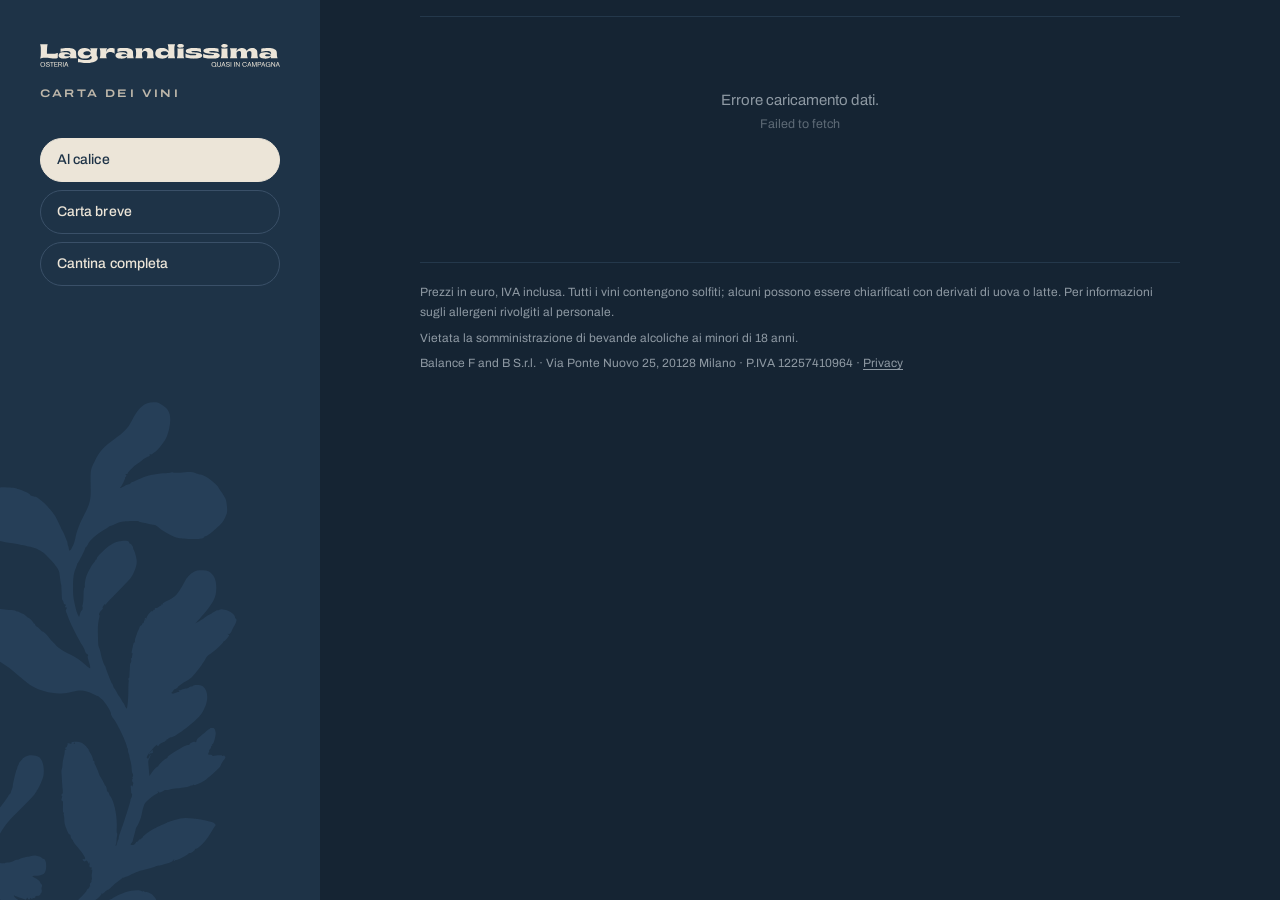
<file: index.html>
<!DOCTYPE html>
<html lang="it">
<head>
<meta charset="UTF-8">
<meta name="viewport" content="width=device-width,initial-scale=1.0">
<title>Carta dei Vini — Lagrandissima</title>
<meta name="description" content="La carta dei vini di Osteria Lagrandissima: al calice, carta breve e cantina completa.">
<meta name="theme-color" content="#1e3347">
<meta name="color-scheme" content="dark">
<link rel="icon" type="image/png" href="icon.png">
<link rel="apple-touch-icon" href="icon.png">
<meta property="og:type" content="website">
<meta property="og:title" content="Carta dei Vini — Lagrandissima">
<meta property="og:description" content="Al calice, carta breve e cantina completa.">
<meta property="og:url" content="https://lagrandissimaosteria.github.io/carta-/">
<meta property="og:image" content="https://lagrandissimaosteria.github.io/carta-/og.jpg">
<meta property="og:image:width" content="1200">
<meta property="og:image:height" content="630">
<meta name="twitter:card" content="summary_large_image">
<link rel="preload" as="font" type="font/woff2" href="fonts/archivo-latin-wdth-normal.woff2" crossorigin>
<link rel="stylesheet" href="fonts.css">
<style>
/* ════════════════════════════════════════════════════════════════
   LAGRANDISSIMA — sistema visivo della carta
   Due colori, come il logo: blu Lagrandissima e carta crema.
   · fondo blu = si consulta (lista, filtri) — pensato per sale in penombra
   · fondo crema = si legge da vicino o si porge (scheda vino, selezione)
   Un solo carattere, Archivo, usato su più larghezze: la versione
   espansa richiama il logotipo, quella normale porta la lettura.
   ════════════════════════════════════════════════════════════════ */
:root{
  color-scheme:dark;
  --blu:#1e3347;        /* blu del marchio: pannelli e comandi */
  --notte:#152433;      /* fondo di lettura */
  --alga:#263f58;       /* alga ritagliata, tono su tono */
  --carta:#ECE5D8;      /* crema del logo: testo principale */
  --carta-2:#BFB8AB;    /* testo secondario */
  --carta-3:#8E99A3;    /* note, conteggi */
  --filo:#24384b;       /* linee sottili */
  --filo-2:#3a5068;     /* bordi dei comandi */
  --inchiostro:#1e3347; /* testo su carta */
  --inch-2:#4f5f6e;
  --inch-filo:#d6ccba;
  --fresco:#9cc6de;

  --f:'Archivo','Helvetica Neue',Arial,sans-serif;
  --gut:20px;
  --r-sheet:16px;
  --pill-h:36px;
  --ease:cubic-bezier(.2,.7,.2,1);
}
*{box-sizing:border-box;margin:0;padding:0}
html{-webkit-text-size-adjust:100%}
body{
  background:var(--notte);color:var(--carta);
  font-family:var(--f);font-size:15px;line-height:1.5;
  font-feature-settings:"kern","tnum" 0;
  -webkit-font-smoothing:antialiased;-moz-osx-font-smoothing:grayscale;
  overflow-x:hidden;
}
a{color:inherit;text-decoration:none}
button,select,input{font:inherit;color:inherit}
button{cursor:pointer;border:0;background:none}
:focus-visible{outline:2px solid var(--carta);outline-offset:2px}
.sr-only{position:absolute;width:1px;height:1px;overflow:hidden;clip:rect(0 0 0 0);white-space:nowrap}

/* L'alga del marchio, ritagliata: un'unica forma, colore dal contesto */
.alga{
  display:block;aspect-ratio:594/1081;background:currentColor;
  -webkit-mask:url(alga.svg) center/contain no-repeat;mask:url(alga.svg) center/contain no-repeat;
  pointer-events:none;
}

/* ── COMANDI: una sola famiglia a pillola ───────────────────────── */
.pill,.chip,.sort-select,.fresco-toggle,.btn-reset-all,.drawer-apply button,.sel-cta,.sel-go,.sel-clear,.btn-view,.filter-fab{
  display:inline-flex;align-items:center;justify-content:center;gap:8px;
  height:var(--pill-h);padding:0 16px;
  border:1px solid var(--filo-2);border-radius:999px;background:transparent;color:var(--carta-2);
  font-family:var(--f);font-size:13px;font-weight:500;letter-spacing:.005em;line-height:1;
  white-space:nowrap;cursor:pointer;
  transition:background-color .15s,color .15s,border-color .15s;
}
.pill:hover,.chip:hover,.sort-select:hover,.fresco-toggle:hover,.btn-reset-all:hover,.btn-view:hover{border-color:var(--carta-3);color:var(--carta)}
.chip.on,.fresco-toggle.active,.btn-view.active{background:var(--carta);border-color:var(--carta);color:var(--notte)}

/* ════════════════════════════════════════════════════════════════
   LISTA
   ════════════════════════════════════════════════════════════════ */
.main-content{padding:0 var(--gut) 120px}

/* Ricerca */
.search-bar-wrap{display:none;position:sticky;top:var(--stick-top,0px);z-index:31;margin:0 calc(-1*var(--gut));padding:16px var(--gut) 4px;background:var(--notte)}
.search-bar-wrap.visible{display:block}
.search-bar-inner{position:relative}
.search-input.pill{
  width:100%;height:44px;padding:0 44px;justify-content:flex-start;
  font-size:15px;font-weight:400;color:var(--carta);background:var(--blu);border-color:var(--filo-2);
  background-image:url("data:image/svg+xml,%3Csvg xmlns='http://www.w3.org/2000/svg' width='16' height='16' viewBox='0 0 20 20' fill='none'%3E%3Ccircle cx='8.5' cy='8.5' r='5.5' stroke='%238E99A3' stroke-width='1.6'/%3E%3Cpath d='M13 13L17 17' stroke='%238E99A3' stroke-width='1.6' stroke-linecap='round'/%3E%3C/svg%3E");
  background-repeat:no-repeat;background-position:17px center;
  outline:none;-webkit-appearance:none;appearance:none;cursor:text;
}
.search-input.pill::-webkit-search-cancel-button{display:none}
.search-input.pill:focus{border-color:var(--carta-3)}
.search-input.pill::placeholder{color:var(--carta-3)}
.search-clear{position:absolute;right:6px;top:50%;transform:translateY(-50%);width:34px;height:34px;border-radius:50%;font-size:20px;line-height:1;color:var(--carta-3);display:none;align-items:center;justify-content:center}
.search-clear.show{display:flex}
.search-clear:hover{color:var(--carta)}

/* Indice tipologie (sticky) */
.chipnav{
  position:sticky;top:calc(var(--stick-top,0px) + var(--search-h,0px));z-index:30;
  display:flex;flex-wrap:wrap;gap:8px;
  margin:0 calc(-1*var(--gut));padding:16px var(--gut) 12px;
  background:var(--notte);
}
.chipnav:empty{display:none}
.chip i{display:none}
.chip b{font-weight:400;color:var(--carta-3);font-variant-numeric:tabular-nums}
.chip.on b{color:var(--inch-2)}

/* Strumenti: ordina · in fresco · conteggio */
.tools{display:flex;align-items:center;gap:8px;padding:0 0 16px;border-bottom:1px solid var(--filo)}
.sort-bar{display:flex;align-items:center;gap:8px;flex:1;min-width:0}
.sort-select{
  -webkit-appearance:none;appearance:none;outline:none;padding:0 34px 0 16px;background:var(--notte);
  background-image:url("data:image/svg+xml,%3Csvg xmlns='http://www.w3.org/2000/svg' width='10' height='6' viewBox='0 0 10 6'%3E%3Cpath d='M1 1l4 4 4-4' stroke='%23BFB8AB' stroke-width='1.4' fill='none' stroke-linecap='round'/%3E%3C/svg%3E");
  background-repeat:no-repeat;background-position:right 14px center;
}
.sort-select option{background:var(--blu);color:var(--carta)}
.fresco-toggle{margin-left:auto;color:var(--fresco)}
.fresco-toggle .w-fresco{color:inherit}
.fresco-toggle.active{background:var(--fresco);border-color:var(--fresco);color:var(--notte)}
.results-count{font-size:12px;color:var(--carta-3);white-space:nowrap;font-variant-numeric:tabular-nums}

/* Gerarchia: tipologia → paese → regione → produttore → referenze */
#wine-list .sezione{padding-top:8px;scroll-margin-top:calc(var(--stick-top,0px) + var(--search-h,0px) + var(--nav-h,0px) - 8px)}
#wine-list .sezione+.sezione{margin-top:40px}
#wine-list .sezione-titolo{
  display:flex;align-items:baseline;justify-content:space-between;gap:16px;
  font-size:40px;font-weight:800;font-stretch:125%;letter-spacing:-.015em;line-height:1;
  color:var(--carta);padding:36px 0 14px;
}
.sez-n{font-size:12px;font-weight:400;font-stretch:100%;letter-spacing:0;color:var(--carta-3);font-variant-numeric:tabular-nums;white-space:nowrap}
.sez-n::after{content:" etichette"}

.grp-l1{
  position:sticky;top:calc(var(--stick-top,0px) + var(--search-h,0px) + var(--nav-h,0px));z-index:20;
  padding:11px 0 10px;
  background:var(--notte);border-top:1px solid var(--filo-2);border-bottom:1px solid var(--filo);
  font-size:11.5px;font-weight:650;font-stretch:125%;letter-spacing:.16em;text-transform:uppercase;color:var(--carta-2);
}
.grp-l2{font-size:16px;font-weight:600;color:var(--carta);padding:26px 0 2px}
.paese-blk>.reg-blk:first-of-type>.grp-l2{padding-top:20px}

.prod{margin:16px 0 0}
.prod-h{display:flex;align-items:baseline;gap:10px;flex-wrap:wrap;padding-bottom:2px}
.prod-n{font-size:11.5px;font-weight:600;font-stretch:112%;letter-spacing:.09em;text-transform:uppercase;color:var(--carta-2)}
.prod-z{font-size:13px;color:var(--carta-3)}

.ref{display:flex;align-items:center;gap:14px;min-height:56px;padding:8px 0;cursor:pointer;-webkit-tap-highlight-color:transparent}
.ref+.ref{border-top:1px solid var(--filo)}
.ref-main{flex:1;min-width:0}
.ref-nome{font-size:17px;font-weight:420;line-height:1.3;color:var(--carta);transition:color .15s}
.ref:hover .ref-nome{color:#fff}
.w-annata{font-size:14px;font-weight:400;color:var(--carta-3);font-variant-numeric:tabular-nums;white-space:nowrap}
.w-formato{margin-left:4px;font-size:11px;font-weight:600;font-stretch:112%;letter-spacing:.08em;text-transform:uppercase;color:var(--carta-2);white-space:nowrap}
.ref-meta{font-size:13px;color:var(--carta-3);margin-top:3px;line-height:1.4}
.ref-meta i{font-style:normal}
.w-sep{opacity:.6}
.ref-price{flex-shrink:0;min-width:70px;display:flex;flex-direction:column;align-items:flex-end;gap:2px;text-align:right}
.w-price{font-size:17px;font-weight:500;font-variant-numeric:tabular-nums;color:var(--carta);white-space:nowrap}
.w-price-na{font-size:13px;font-weight:400;color:var(--carta-3)}
.ref-calice{font-size:12px;color:var(--carta-3);white-space:nowrap;font-variant-numeric:tabular-nums}

/* Segni: in fresco, novità */
.w-fresco{display:inline-flex;vertical-align:-.12em;margin-left:7px;color:var(--fresco)}
.w-fresco svg{width:.95em;height:.95em}
.w-novita{
  display:inline-block;margin-left:8px;padding:3px 8px 2px;vertical-align:.12em;
  border-radius:999px;background:var(--carta);color:var(--notte);
  font-size:10px;font-weight:650;font-stretch:112%;letter-spacing:.08em;text-transform:uppercase;line-height:1.2;white-space:nowrap;
}
.fresco-legenda{display:flex;align-items:center;justify-content:center;gap:8px;margin-top:40px;padding-top:20px;border-top:1px solid var(--filo);font-size:13px;color:var(--carta-3)}
.fresco-legenda .w-fresco{margin:0}

/* Aggiungi alla selezione */
.sel-btn{
  position:relative;flex-shrink:0;width:36px;height:36px;border-radius:50%;
  border:1px solid var(--filo-2);color:var(--carta-2);
  transition:background-color .15s,border-color .15s,color .15s;
}
.sel-btn::before,.sel-btn::after{content:"";position:absolute;left:50%;top:50%;background:currentColor;border-radius:1px}
.sel-btn::before{width:13px;height:1.5px;transform:translate(-50%,-50%)}
.sel-btn::after{width:1.5px;height:13px;transform:translate(-50%,-50%)}
.sel-btn:hover{border-color:var(--carta-2);color:var(--carta)}
.sel-btn[aria-pressed="true"]{background:var(--carta);border-color:var(--carta);color:var(--notte)}
.sel-btn[aria-pressed="true"]::before{width:6px;height:1.8px;transform:translate(-90%,40%) rotate(45deg)}
.sel-btn[aria-pressed="true"]::after{width:1.8px;height:12px;transform:translate(60%,-55%) rotate(40deg)}

.vuoto{padding:72px 0;text-align:center;color:var(--carta-3);font-size:15px}

.legal-note{margin-top:56px;padding-top:20px;border-top:1px solid var(--filo);font-size:12px;line-height:1.65;color:var(--carta-3)}
.legal-note p+p{margin-top:6px}
.legal-note a{text-decoration:underline;text-underline-offset:2px}
.legal-note a:hover{color:var(--carta)}

/* ════════════════════════════════════════════════════════════════
   FILTRI — barra laterale (desktop) e cassetto (mobile), stesso stile
   ════════════════════════════════════════════════════════════════ */
.sb-acc-wrap{border-bottom:1px solid var(--filo-2)}
.sb-acc-head{display:flex;justify-content:space-between;align-items:center;min-height:48px;cursor:pointer;user-select:none}
.sb-acc-title{font-size:14px;font-weight:500;color:var(--carta)}
.sb-acc-arrow{position:relative;width:11px;height:11px;font-size:0;color:var(--carta-3)}
.sb-acc-arrow::before,.sb-acc-arrow::after{content:"";position:absolute;left:0;top:5px;width:11px;height:1.5px;background:currentColor;transition:transform .2s var(--ease)}
.sb-acc-arrow::after{transform:rotate(90deg)}
.sb-acc-wrap.open .sb-acc-arrow::after{transform:rotate(0)}
.sb-acc-body{max-height:0;overflow:hidden;transition:max-height .3s var(--ease)}
.sb-acc-wrap.open .sb-acc-body{max-height:320px;overflow-y:auto;padding-bottom:10px}
.sb-filter-list{list-style:none}
.sb-filter-item{position:relative;padding:7px 0 7px 16px;font-size:14px;color:var(--carta-2);cursor:pointer;transition:color .1s}
.sb-filter-item:hover{color:var(--carta)}
.sb-filter-item.active{color:var(--carta);font-weight:600}
.sb-filter-item.active::before{content:"";position:absolute;left:2px;top:50%;width:6px;height:6px;margin-top:-3px;border-radius:50%;background:var(--carta)}
.dual-range-wrap{position:relative;height:32px;margin:4px 8px 0}
.dual-range-track,.dual-range-fill{position:absolute;top:50%;height:2px;transform:translateY(-50%)}
.dual-range-track{left:0;right:0;background:var(--filo-2)}
.dual-range-fill{background:var(--carta-2)}
.dual-range-wrap input[type=range]{position:absolute;width:100%;top:50%;transform:translateY(-50%);-webkit-appearance:none;appearance:none;background:transparent;pointer-events:none;height:24px;margin:0}
.dual-range-wrap input[type=range]::-webkit-slider-thumb{-webkit-appearance:none;width:18px;height:18px;border-radius:50%;background:var(--carta);border:0;pointer-events:auto;cursor:pointer}
.dual-range-wrap input[type=range]::-moz-range-thumb{width:18px;height:18px;border-radius:50%;background:var(--carta);border:0;pointer-events:auto;cursor:pointer}
.price-row{display:flex;justify-content:space-between;padding:6px 0 0;font-size:13px;color:var(--carta-2);font-variant-numeric:tabular-nums}
.sb-sec{padding:16px 0 4px}

/* ════════════════════════════════════════════════════════════════
   SCHEDA VINO — su carta crema
   ════════════════════════════════════════════════════════════════ */
.modal-overlay{display:none;position:fixed;inset:0;z-index:200;background:rgba(9,16,24,.72);align-items:center;justify-content:center;padding:24px}
.modal-overlay.show{display:flex}
.modal-card{
  position:relative;width:100%;max-width:520px;max-height:88vh;overflow-y:auto;
  background:var(--carta);color:var(--inchiostro);border-radius:var(--r-sheet);
  animation:sheetIn .26s var(--ease);
}
@keyframes sheetIn{from{opacity:0;transform:translateY(12px)}to{opacity:1;transform:none}}
.modal-hero-div{position:relative;padding:28px 64px 20px 28px}
.modal-hero-div .alga{position:absolute;right:22px;top:20px;height:64px;color:var(--inchiostro)}
.modal-cat{font-size:11px;font-weight:650;font-stretch:125%;letter-spacing:.16em;text-transform:uppercase;color:var(--inch-2);margin-bottom:10px}
.modal-nome{font-size:28px;font-weight:750;font-stretch:118%;letter-spacing:-.01em;line-height:1.1}
.modal-annata{margin-top:8px;font-size:15px;color:var(--inch-2);font-variant-numeric:tabular-nums}
.modal-close{
  position:absolute;top:10px;right:10px;z-index:2;width:44px;height:44px;border-radius:50%;
  display:none;align-items:center;justify-content:center;color:var(--inchiostro);font-size:24px;line-height:1;
}
.modal-close:hover{background:rgba(30,51,71,.08)}
.modal-prezzo{display:flex;flex-wrap:wrap;align-items:center;gap:12px 28px;margin:0 28px;padding:16px 0;border-top:1px solid var(--inch-filo);border-bottom:1px solid var(--inch-filo)}
.modal-p-item{display:flex;flex-direction:column;gap:2px}
.modal-p-lbl{font-size:12px;color:var(--inch-2)}
.modal-p-val{font-size:24px;font-weight:550;letter-spacing:-.01em;font-variant-numeric:tabular-nums}
.sel-cta{margin-left:auto;height:42px;border-color:var(--inchiostro);color:var(--inchiostro)}
.sel-cta:hover{background:rgba(30,51,71,.06)}
.sel-cta[aria-pressed="true"]{background:var(--inchiostro);border-color:var(--inchiostro);color:var(--carta)}
.modal-body{padding:18px 28px 24px}
.modal-row{display:grid;grid-template-columns:96px 1fr;gap:12px;padding:5px 0;font-size:15px}
.modal-lbl{font-size:13px;color:var(--inch-2);padding-top:1px}
.modal-val{color:var(--inchiostro)}
.modal-note{margin:0 28px 28px;padding-top:16px;border-top:1px solid var(--inch-filo)}
.modal-note-lbl{font-size:13px;color:var(--inch-2);margin-bottom:4px}
.modal-note-txt{font-size:16px;line-height:1.55}
.modal-novita{margin-left:6px;vertical-align:.1em;background:var(--inchiostro);color:var(--carta)}

/* ════════════════════════════════════════════════════════════════
   SELEZIONE — elenco personale e versione "da mostrare al personale"
   ════════════════════════════════════════════════════════════════ */
.sel-fab{
  display:none;position:fixed;bottom:calc(20px + env(safe-area-inset-bottom));right:16px;z-index:91;
  height:48px;padding:0 6px 0 20px;border-radius:999px;
  background:var(--carta);color:var(--notte);align-items:center;gap:12px;
  font-size:14px;font-weight:600;
  box-shadow:0 8px 24px rgba(5,10,16,.45);
}
.sel-fab .sel-n{background:var(--notte);color:var(--carta);border-radius:999px;min-width:36px;height:36px;padding:0 6px;display:inline-flex;align-items:center;justify-content:center;font-size:14px;font-variant-numeric:tabular-nums}
body.has-sel .sel-fab{display:flex}
.sel-fab.bump{animation:selBump .3s var(--ease)}
@keyframes selBump{40%{transform:scale(1.05)}}

.sel-overlay{display:none;position:fixed;inset:0;z-index:210;background:rgba(9,16,24,.72);align-items:center;justify-content:center;padding:24px}
.sel-overlay.show{display:flex}
.sel-card{width:100%;max-width:480px;max-height:88vh;overflow-y:auto;background:var(--carta);color:var(--inchiostro);border-radius:var(--r-sheet);animation:sheetIn .26s var(--ease)}
.sel-hdr{display:flex;justify-content:space-between;align-items:center;padding:20px 12px 12px 24px}
.sel-hdr span{font-size:20px;font-weight:750;font-stretch:118%}
.sel-x,.sel-rm{width:44px;height:44px;border-radius:50%;font-size:24px;line-height:1;color:var(--inch-2);display:flex;align-items:center;justify-content:center;flex-shrink:0}
.sel-x:hover,.sel-rm:hover{background:rgba(30,51,71,.08);color:var(--inchiostro)}
.sel-list{list-style:none;padding:0 24px}
.sel-it{display:flex;align-items:center;gap:12px;padding:12px 0;border-top:1px solid var(--inch-filo)}
.sel-it-main{flex:1;min-width:0;display:flex;flex-direction:column;gap:2px}
.sel-it-prod{font-size:11.5px;font-weight:600;font-stretch:112%;letter-spacing:.09em;text-transform:uppercase;color:var(--inch-2)}
.sel-it-nome{font-size:17px;line-height:1.3}
.sel-it-nome em{font-style:normal;font-size:14px;color:var(--inch-2)}
.sel-it-nome .w-novita{background:var(--inchiostro);color:var(--carta)}
.sel-it-p{font-size:17px;font-weight:550;font-variant-numeric:tabular-nums;white-space:nowrap}
.sel-tot{display:flex;justify-content:space-between;align-items:baseline;margin:0 24px;padding:14px 0;border-top:1px solid var(--inchiostro);font-size:14px;color:var(--inch-2);font-variant-numeric:tabular-nums}
.sel-tot span:last-child{font-size:19px;font-weight:650;color:var(--inchiostro)}
.sel-acts{display:flex;gap:10px;padding:4px 24px 24px}
.sel-go,.sel-clear{height:48px;font-size:14px}
.sel-go{flex:1;background:var(--inchiostro);border-color:var(--inchiostro);color:var(--carta)}
.sel-go:hover{background:#2a4560}
.sel-clear{border-color:var(--inch-filo);color:var(--inch-2)}
.sel-clear:hover{border-color:var(--inch-2);color:var(--inchiostro)}
/* Da mostrare al personale: a tutto schermo, corpo grande */
.sel-overlay.sel-show{padding:0;background:var(--carta)}
.sel-show .sel-card{max-width:none;max-height:none;height:100%;border-radius:0;animation:none;padding:env(safe-area-inset-top) 0 env(safe-area-inset-bottom)}
.sel-show .sel-hdr{max-width:760px;margin:0 auto;padding:28px 16px 16px 24px}
.sel-show .sel-hdr span{font-size:30px}
.sel-show .sel-list{max-width:760px;margin:0 auto}
.sel-show .sel-it{padding:20px 0}
.sel-show .sel-it-prod{font-size:14px}
.sel-show .sel-it-nome{font-size:26px;font-weight:500}
.sel-show .sel-it-nome em{font-size:20px}
.sel-show .sel-it-p{font-size:24px}

/* ════════════════════════════════════════════════════════════════
   CASSETTO FILTRI (mobile)
   ════════════════════════════════════════════════════════════════ */
.drawer-overlay{position:fixed;inset:0;z-index:100;background:rgba(9,16,24,.6);opacity:0;pointer-events:none;transition:opacity .25s}
.drawer-overlay.show{opacity:1;pointer-events:auto}
.filter-drawer{
  position:fixed;left:0;right:0;bottom:0;z-index:101;
  max-height:82vh;overflow-y:auto;overscroll-behavior:contain;-webkit-overflow-scrolling:touch;
  background:var(--blu);border-radius:var(--r-sheet) var(--r-sheet) 0 0;
  padding:0 var(--gut) env(safe-area-inset-bottom);
  transform:translateY(100%);transition:transform .32s var(--ease);
}
.filter-drawer.open{transform:none}
.drawer-handle{width:36px;height:4px;border-radius:2px;background:var(--filo-2);margin:10px auto 0}
.drawer-hdr{display:flex;justify-content:space-between;align-items:center;padding:8px 0 8px;border-bottom:1px solid var(--filo-2)}
.drawer-hdr span{font-size:20px;font-weight:750;font-stretch:118%}
.drawer-hdr button{width:44px;height:44px;margin-right:-10px;font-size:24px;line-height:1;color:var(--carta-2)}
.drawer-body{padding:12px 0 24px}
.drawer-fresco{width:100%;height:44px;margin:4px 0 8px}
.drawer-apply{position:sticky;bottom:0;padding:12px 0 16px;background:var(--blu)}
.drawer-apply button{width:100%;height:48px;font-size:14px;background:var(--carta);border-color:var(--carta);color:var(--notte)}
.filter-fab{
  display:none;position:fixed;bottom:calc(20px + env(safe-area-inset-bottom));left:16px;z-index:90;
  height:48px;padding:0 20px;background:var(--blu);border-color:var(--filo-2);color:var(--carta);font-size:14px;
  box-shadow:0 8px 24px rgba(5,10,16,.45);
}
.fab-badge{display:none;min-width:22px;height:22px;padding:0 6px;border-radius:999px;background:var(--carta);color:var(--notte);font-size:12px;font-weight:650;align-items:center;justify-content:center;font-variant-numeric:tabular-nums}
.fab-badge.show{display:inline-flex}

/* ════════════════════════════════════════════════════════════════
   DESKTOP (≥1024px) — copertina a sinistra, carta a destra
   ════════════════════════════════════════════════════════════════ */
@media(min-width:1024px){
  :root{--gut:56px}
  html,body{height:100%;overflow:hidden}
  body{display:flex}
  .mobile-landing,.btn-back-mobile,.filter-fab,.drawer-overlay,.filter-drawer{display:none!important}

  .sidebar-col{
    position:relative;width:320px;flex-shrink:0;height:100vh;
    display:flex;flex-direction:column;overflow:hidden;
    background:var(--blu);
  }
  .sidebar-col>.alga{position:absolute;left:-70px;bottom:-60px;height:62vh;color:var(--alga);z-index:0}
  .sidebar-col>*:not(.alga){position:relative;z-index:1}
  .sidebar-brand{padding:44px 40px 0}
  .brand-logo{display:block;width:100%;height:auto}
  .brand-sub{margin-top:18px;font-size:11px;font-weight:600;font-stretch:125%;letter-spacing:.2em;text-transform:uppercase;color:var(--carta-2)}
  .nav-views{display:flex;flex-direction:column;gap:8px;padding:36px 40px 28px}
  .btn-view{width:100%;height:44px;justify-content:space-between;font-size:14px;color:var(--carta)}
  .btn-view.active{color:var(--blu)}
  .btn-view-sub{display:none}
  .sidebar-filters{flex:1;min-height:0;display:none;flex-direction:column;border-top:1px solid var(--filo-2)}
  .sidebar-filters.visible{display:flex}
  #sidebar-inner{flex:1;overflow-y:auto;padding:4px 40px 96px;scrollbar-width:thin;scrollbar-color:var(--filo-2) transparent}

  .wine-col{flex:1;min-width:0;height:100vh;overflow-y:auto;background:var(--notte)}
  .page-wrap{max-width:calc(760px + 2*var(--gut));margin:0 auto}
  .search-bar-wrap{padding-top:28px}
  .chipnav{padding-top:20px}
  body:not(.view-cantina) .chipnav{padding-top:36px}
  #wine-list .sezione-titolo{font-size:48px}

  .sel-fab{left:40px;right:auto;bottom:28px;width:240px;justify-content:space-between;box-shadow:none}
}

/* ════════════════════════════════════════════════════════════════
   MOBILE (≤1023px)
   ════════════════════════════════════════════════════════════════ */
@media(max-width:1023px){
  body>.sidebar-col{display:none}

  /* Copertina: blocco centrato, l'alga dietro. Se lo schermo è basso si scorre, mai tagliato. */
  .mobile-landing{
    position:fixed;top:0;left:0;right:0;height:100vh;height:100dvh;z-index:50;
    overflow-x:hidden;overflow-y:auto;-webkit-overflow-scrolling:touch;
    display:flex;flex-direction:column;align-items:center;
    padding:32px var(--gut) calc(32px + env(safe-area-inset-bottom));
    background:var(--blu);
    transition:opacity .22s var(--ease),transform .22s var(--ease);
  }
  .mobile-landing>.alga{position:fixed;left:50%;top:50%;height:min(86vh,720px);transform:translate(-30%,-50%);color:var(--alga)}
  .mobile-landing>h1{margin-top:auto}
  .mobile-nav-btns{margin-bottom:auto}
  .mobile-landing>h1,.mobile-landing-sub,.mobile-nav-btns{width:100%;max-width:400px}
  .mobile-landing>*:not(.alga){position:relative}
  .mobile-landing.hidden{display:none!important}
  .mobile-landing.is-leaving{opacity:0;transform:translateY(-8px);pointer-events:none}
  .mobile-landing-logo{display:block;width:100%;height:auto}
  .mobile-landing-sub{text-align:center;margin:16px 0 32px;font-size:11px;font-weight:600;font-stretch:125%;letter-spacing:.2em;text-transform:uppercase;color:var(--carta-2)}
  .mobile-nav-btns{display:flex;flex-direction:column;gap:10px}
  .mobile-nav-btn{
    display:flex;align-items:center;justify-content:space-between;gap:16px;width:100%;
    min-height:72px;padding:12px 22px 12px 26px;text-align:left;
    border:1px solid var(--filo-2);border-radius:999px;background:var(--blu);
    transition:background-color .15s,border-color .15s;
  }
  .mobile-nav-btn:active{background:var(--alga);border-color:var(--carta-3)}
  .mnb-l{display:block;font-size:19px;font-weight:750;font-stretch:118%;line-height:1.15;color:var(--carta)}
  .mnb-s{display:block;margin-top:3px;font-size:13px;line-height:1.3;color:var(--carta-2)}
  .mnb-a{flex-shrink:0;width:9px;height:9px;border-top:1.6px solid var(--carta-2);border-right:1.6px solid var(--carta-2);transform:rotate(45deg)}

  .btn-back-mobile{
    display:flex!important;align-items:center;gap:12px;
    position:fixed;top:0;left:0;right:0;z-index:49;
    height:calc(52px + env(safe-area-inset-top));padding:env(safe-area-inset-top) var(--gut) 0;
    background:var(--blu);border-bottom:1px solid var(--filo-2);
    font-size:14px;font-weight:500;color:var(--carta);
  }
  .btn-back-mobile::before{content:"";width:9px;height:9px;border-bottom:1.6px solid currentColor;border-left:1.6px solid currentColor;transform:rotate(45deg);margin-left:2px}
  .btn-back-mobile .alga{height:30px;margin-left:auto;color:var(--carta-2)}

  .page-wrap{max-width:640px;margin:0 auto}
  body.mobile-list-view .wine-col{padding-top:calc(52px + env(safe-area-inset-top))}
  body.mobile-list-view .filter-fab{display:none}
  body.mobile-list-view.view-cantina .filter-fab{display:inline-flex}
  body:not(.mobile-list-view) .sel-fab{display:none!important}

  /* Cantina: resta fissa la ricerca; le tipologie scorrono via per lasciare spazio ai vini */
  body.view-cantina .chipnav{position:static}
  .search-bar-wrap{padding-top:12px;padding-bottom:8px}
  /* Tipologie in griglia: tutte visibili, niente scorrimento orizzontale */
  .chipnav{display:grid;grid-template-columns:repeat(3,minmax(0,1fr));gap:6px;padding:12px var(--gut) 10px}
  .chip{height:34px;padding:0 6px;gap:5px;font-size:13px;font-stretch:85%;min-width:0;overflow:hidden;text-overflow:ellipsis}
  .chip b{font-size:11.5px}
  .tools{padding-top:4px}
  .results-count{display:none}
  .fresco-toggle{padding:0 14px}

  #wine-list .sezione-titolo{font-size:34px;padding:28px 0 12px}
  .ref{gap:12px}
  .ref-nome{font-size:16.5px}
  .ref-price{min-width:60px}

  .modal-overlay,.sel-overlay{padding:0;align-items:flex-end}
  .modal-card,.sel-card{max-width:100%;max-height:92vh;border-radius:var(--r-sheet) var(--r-sheet) 0 0;padding-bottom:env(safe-area-inset-bottom)}
  .modal-hero-div{padding:24px 64px 18px 20px}
  .modal-hero-div .alga{display:none}
  .modal-close{display:flex}
  .modal-nome{font-size:24px}
  .modal-prezzo{margin:0 20px}
  .modal-body{padding:16px 20px 20px}
  .modal-note{margin:0 20px 24px}
  .sel-cta{margin-left:0;width:100%}
  .sel-hdr{padding-left:20px}
  .sel-list{padding:0 20px}
  .sel-tot{margin:0 20px}
  .sel-acts{padding:4px 20px 20px}
  .sel-show .sel-card{height:100%;max-height:none;border-radius:0}
}
@media(min-width:1024px){.modal-close{display:flex}.modal-hero-div{padding-right:120px}.modal-hero-div .alga{right:64px}}
@media(max-width:380px){.chip{font-size:12px}.chip b{display:none}}
@media(prefers-reduced-motion:reduce){*,*::before,*::after{animation:none!important;transition:none!important}}
</style>
</head>
<body>

<!-- ── COPERTINA MOBILE ── -->
<div class="mobile-landing" id="mobile-landing">
  <span class="alga" aria-hidden="true"></span>
  <h1><img class="mobile-landing-logo" src="logo.svg" alt="Osteria Lagrandissima — quasi in campagna" width="3124" height="304"></h1>
  <p class="mobile-landing-sub">Carta dei vini</p>
  <nav class="mobile-nav-btns" aria-label="Scegli la carta">
    <button class="mobile-nav-btn" onclick="setViewMobile('calice')">
      <span><span class="mnb-l">Al calice</span><span class="mnb-s">Vini disponibili a bicchiere</span></span><span class="mnb-a" aria-hidden="true"></span>
    </button>
    <button class="mobile-nav-btn" onclick="setViewMobile('mescita')">
      <span><span class="mnb-l">Carta breve</span><span class="mnb-s">Per bere bene senza pensarci troppo</span></span><span class="mnb-a" aria-hidden="true"></span>
    </button>
    <button class="mobile-nav-btn" onclick="setViewMobile('cantina')">
      <span><span class="mnb-l">Cantina completa</span><span class="mnb-s">Tutta la selezione, per scegliere con calma</span></span><span class="mnb-a" aria-hidden="true"></span>
    </button>
  </nav>
</div>

<button class="btn-back-mobile" id="btn-back-mobile" style="display:none" onclick="backToLanding()">Indietro<span class="alga" aria-hidden="true"></span></button>

<!-- ── COPERTINA DESKTOP ── -->
<aside class="sidebar-col">
  <span class="alga" aria-hidden="true"></span>
  <div class="sidebar-brand">
    <img class="brand-logo" src="logo.svg" alt="Osteria Lagrandissima — quasi in campagna" width="3124" height="304">
    <p class="brand-sub">Carta dei vini</p>
  </div>
  <nav class="nav-views" aria-label="Scegli la carta">
    <button class="btn-view active" data-view="calice" onclick="setView('calice')">Al calice</button>
    <button class="btn-view" data-view="mescita" onclick="setView('mescita')">Carta breve</button>
    <button class="btn-view" data-view="cantina" onclick="setView('cantina')">Cantina completa</button>
  </nav>
  <div class="sidebar-filters" id="sidebar-filters">
    <div id="sidebar-inner"></div>
  </div>
</aside>

<!-- ── CARTA ── -->
<main class="wine-col">
  <div class="page-wrap">
    <div class="main-content">
      <div class="search-bar-wrap" id="search-bar-wrap">
        <div class="search-bar-inner">
          <label class="sr-only" for="search-input">Cerca</label>
          <input class="search-input pill" id="search-input" type="search" spellcheck="false" autocomplete="off"
            placeholder="Vino, produttore, vitigno…" oninput="onSearch(this)">
          <button class="search-clear" id="search-clear" onclick="clearSearch()" aria-label="Cancella ricerca">×</button>
        </div>
      </div>
      <nav class="chipnav" id="chipnav" aria-label="Tipologie"></nav>
      <div class="tools">
        <div class="sort-bar" id="sort-bar-wrap"></div>
        <span class="results-count" id="results-count"></span>
      </div>
      <div id="wine-list" spellcheck="false"><div class="vuoto">Un momento, apriamo la cantina…</div></div>
      <footer class="legal-note">
        <p>Prezzi in euro, IVA inclusa. Tutti i vini contengono solfiti; alcuni possono essere chiarificati con derivati di uova o latte. Per informazioni sugli allergeni rivolgiti al personale.</p>
        <p>Vietata la somministrazione di bevande alcoliche ai minori di 18 anni.</p>
        <p>Balance F and B S.r.l. · Via Ponte Nuovo 25, 20128 Milano · P.IVA 12257410964 · <a href="privacy.html">Privacy</a></p>
      </footer>
    </div>
  </div>
</main>

<!-- Scheda vino -->
<div class="modal-overlay" id="modal" onclick="closeModal(event)">
  <div class="modal-card" id="modal-card" role="dialog" aria-modal="true" aria-labelledby="modal-nome">
    <button class="modal-close" onclick="closeModalDirect()" aria-label="Chiudi">×</button>
    <div class="modal-hero-div" id="modal-hero">
      <span class="alga" aria-hidden="true"></span>
      <div class="modal-cat" id="modal-cat"></div>
      <h2 class="modal-nome" id="modal-nome"></h2>
      <div class="modal-annata" id="modal-annata"></div>
    </div>
    <div class="modal-prezzo" id="modal-prezzo"></div>
    <div class="modal-body" id="modal-body"></div>
    <div class="modal-note" id="modal-note-wrap" style="display:none">
      <div class="modal-note-lbl">Nota del sommelier</div>
      <p class="modal-note-txt" id="modal-note-text"></p>
    </div>
  </div>
</div>

<!-- Cassetto filtri mobile -->
<div class="drawer-overlay" id="drawer-overlay" onclick="closeDrawer()"></div>
<div class="filter-drawer" id="filter-drawer" role="dialog" aria-modal="true" aria-label="Filtri">
  <div class="drawer-handle"></div>
  <div class="drawer-hdr"><span>Filtri</span><button onclick="closeDrawer()" aria-label="Chiudi">×</button></div>
  <div class="drawer-body" id="drawer-body"></div>
  <div class="drawer-apply"><button onclick="closeDrawer()">Mostra i vini</button></div>
</div>
<button class="filter-fab" id="filter-fab" onclick="openDrawer()">Filtri <span class="fab-badge" id="fab-badge">0</span></button>

<script src="vendor/supabase.js?v=2.117.3"></script>
<script src="carta.js?v=20261122q4"></script>
</body>
</html>
</file>
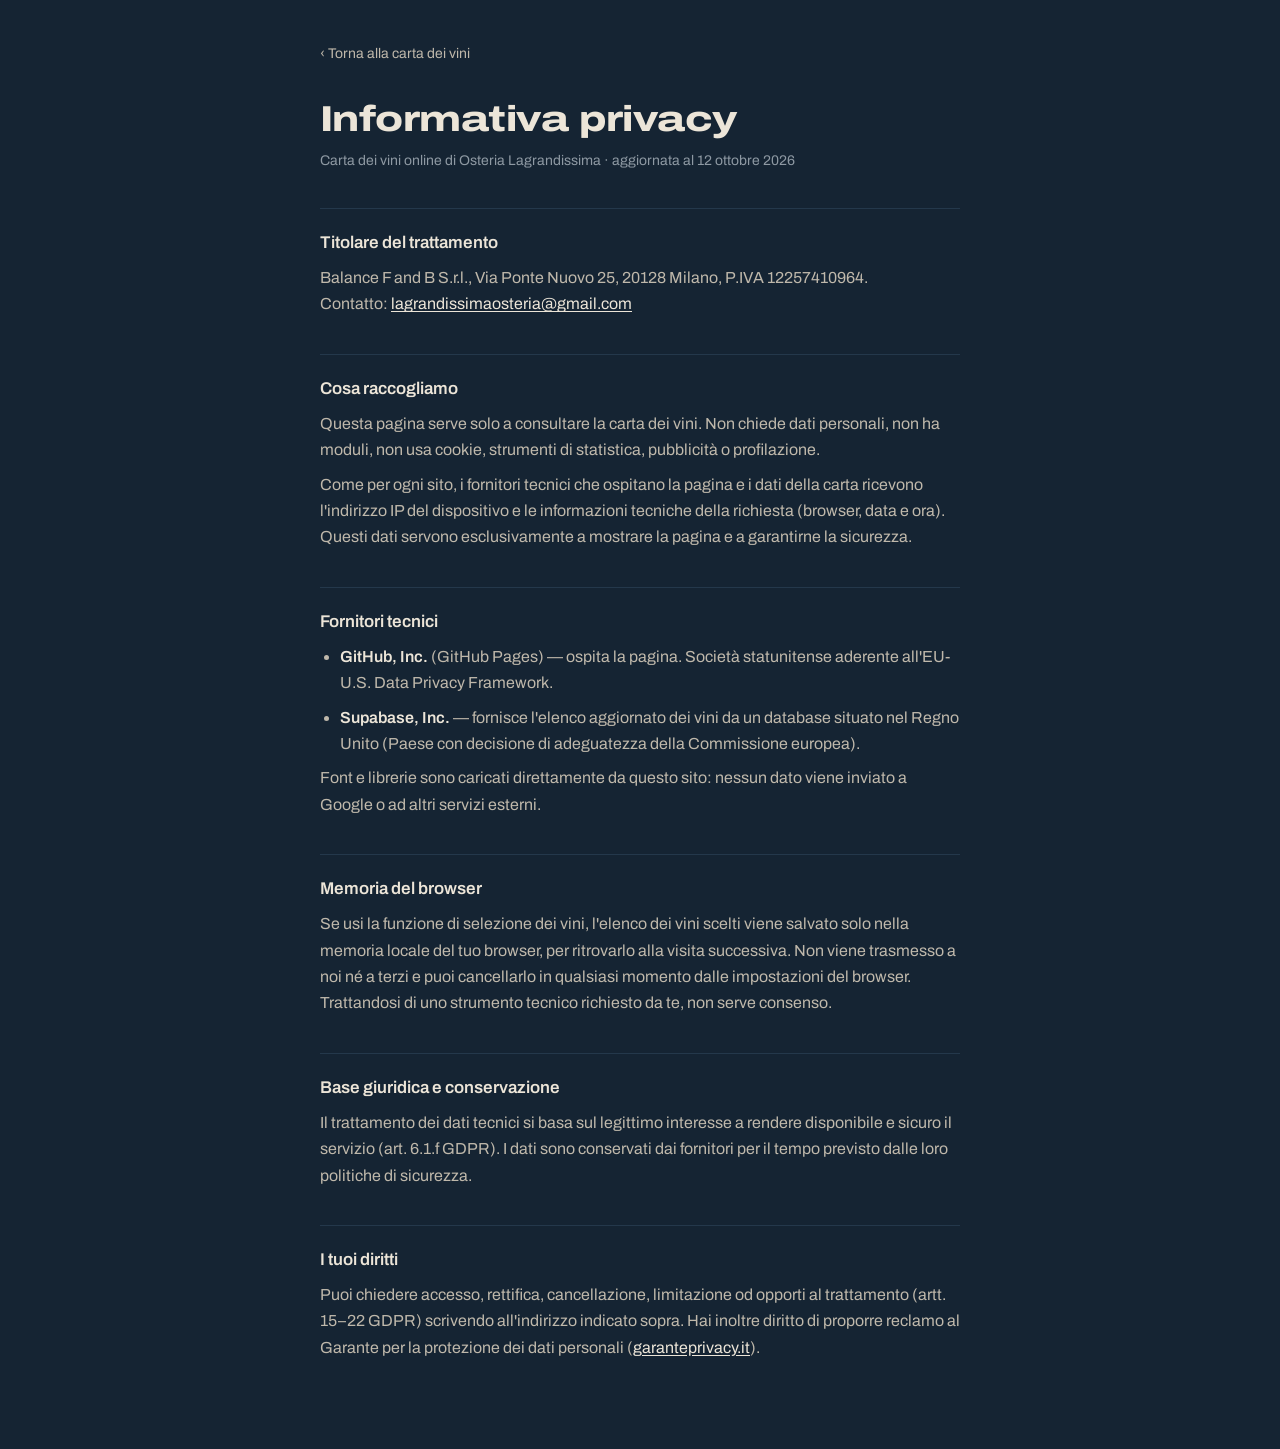
<file: privacy.html>
<!DOCTYPE html>
<html lang="it">
<head>
<meta charset="UTF-8">
<meta name="viewport" content="width=device-width,initial-scale=1.0">
<title>Privacy — Carta dei Vini Lagrandissima</title>
<meta name="robots" content="noindex">
<link rel="icon" type="image/png" href="icon.png">
<link rel="stylesheet" href="fonts.css">
<style>
:root{color-scheme:dark;--notte:#152433;--carta:#ECE5D8;--carta-2:#BFB8AB;--carta-3:#8E99A3;--filo:#24384b}
*{box-sizing:border-box;margin:0;padding:0}
body{background:var(--notte);color:var(--carta-2);font-family:'Archivo','Helvetica Neue',Arial,sans-serif;font-size:16px;line-height:1.65;-webkit-font-smoothing:antialiased}
main{max-width:680px;margin:0 auto;padding:40px 20px 80px}
h1{font-size:36px;font-weight:800;font-stretch:125%;letter-spacing:-.015em;line-height:1.05;color:var(--carta);margin-bottom:10px}
h2{font-size:17px;font-weight:600;color:var(--carta);margin:36px 0 8px;padding-top:20px;border-top:1px solid var(--filo)}
p,li{margin-bottom:8px}
ul{padding-left:20px}
strong{color:var(--carta);font-weight:600}
a{color:var(--carta);text-underline-offset:2px}
.meta{color:var(--carta-3);font-size:14px}
.back{display:inline-block;margin-bottom:36px;font-size:14px;color:var(--carta-2);text-decoration:none}
.back:hover{color:var(--carta)}
</style>
</head>
<body>
<main>
<a class="back" href="./">‹ Torna alla carta dei vini</a>
<h1>Informativa privacy</h1>
<p class="meta">Carta dei vini online di Osteria Lagrandissima · aggiornata al 12 ottobre 2026</p>

<h2>Titolare del trattamento</h2>
<p>Balance F and B S.r.l., Via Ponte Nuovo 25, 20128 Milano, P.IVA 12257410964.<br>
Contatto: <a href="mailto:lagrandissimaosteria@gmail.com">lagrandissimaosteria@gmail.com</a></p>

<h2>Cosa raccogliamo</h2>
<p>Questa pagina serve solo a consultare la carta dei vini. Non chiede dati personali, non ha moduli, non usa cookie, strumenti di statistica, pubblicità o profilazione.</p>
<p>Come per ogni sito, i fornitori tecnici che ospitano la pagina e i dati della carta ricevono l'indirizzo IP del dispositivo e le informazioni tecniche della richiesta (browser, data e ora). Questi dati servono esclusivamente a mostrare la pagina e a garantirne la sicurezza.</p>

<h2>Fornitori tecnici</h2>
<ul>
<li><strong>GitHub, Inc.</strong> (GitHub Pages) — ospita la pagina. Società statunitense aderente all'EU-U.S. Data Privacy Framework.</li>
<li><strong>Supabase, Inc.</strong> — fornisce l'elenco aggiornato dei vini da un database situato nel Regno Unito (Paese con decisione di adeguatezza della Commissione europea).</li>
</ul>
<p>Font e librerie sono caricati direttamente da questo sito: nessun dato viene inviato a Google o ad altri servizi esterni.</p>

<h2>Memoria del browser</h2>
<p>Se usi la funzione di selezione dei vini, l'elenco dei vini scelti viene salvato solo nella memoria locale del tuo browser, per ritrovarlo alla visita successiva. Non viene trasmesso a noi né a terzi e puoi cancellarlo in qualsiasi momento dalle impostazioni del browser. Trattandosi di uno strumento tecnico richiesto da te, non serve consenso.</p>

<h2>Base giuridica e conservazione</h2>
<p>Il trattamento dei dati tecnici si basa sul legittimo interesse a rendere disponibile e sicuro il servizio (art. 6.1.f GDPR). I dati sono conservati dai fornitori per il tempo previsto dalle loro politiche di sicurezza.</p>

<h2>I tuoi diritti</h2>
<p>Puoi chiedere accesso, rettifica, cancellazione, limitazione od opporti al trattamento (artt. 15–22 GDPR) scrivendo all'indirizzo indicato sopra. Hai inoltre diritto di proporre reclamo al Garante per la protezione dei dati personali (<a href="https://www.garanteprivacy.it" rel="noopener">garanteprivacy.it</a>).</p>
</main>
</body>
</html>
</file>
<file: fonts.css>
/* Archivo (variabile: peso 100–900, larghezza 62–125%) — SIL Open Font License, servito in locale */
@font-face{
  font-family:'Archivo';font-style:normal;font-display:swap;
  font-weight:100 900;font-stretch:62% 125%;
  src:url(fonts/archivo-latin-ext-wdth-normal.woff2) format('woff2-variations'),url(fonts/archivo-latin-ext-wdth-normal.woff2) format('woff2');
  unicode-range:U+0100-02BA,U+02BD-02C5,U+02C7-02CC,U+02CE-02D7,U+02DD-02FF,U+0304,U+0308,U+0329,U+1D00-1DBF,U+1E00-1E9F,U+1EF2-1EFF,U+2020,U+20A0-20AB,U+20AD-20C0,U+2113,U+2C60-2C7F,U+A720-A7FF;
}
@font-face{
  font-family:'Archivo';font-style:normal;font-display:swap;
  font-weight:100 900;font-stretch:62% 125%;
  src:url(fonts/archivo-latin-wdth-normal.woff2) format('woff2-variations'),url(fonts/archivo-latin-wdth-normal.woff2) format('woff2');
  unicode-range:U+0000-00FF,U+0131,U+0152-0153,U+02BB-02BC,U+02C6,U+02DA,U+02DC,U+0304,U+0308,U+0329,U+2000-206F,U+20AC,U+2122,U+2191,U+2193,U+2212,U+2215,U+FEFF,U+FFFD;
}
</file>
